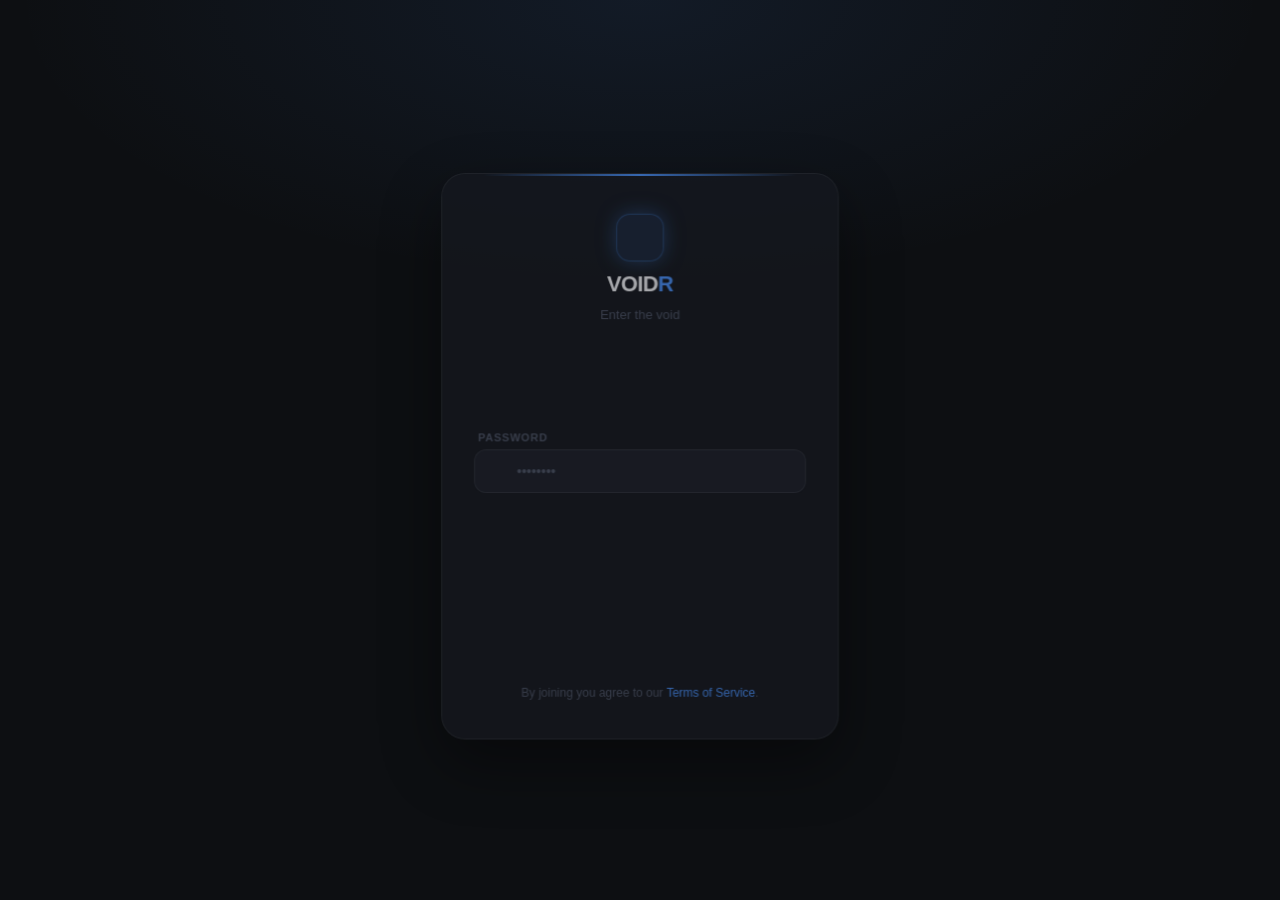
<file: index.html>
<!DOCTYPE html>
<html lang="en">
<head>
  <meta charset="UTF-8">
  <meta name="viewport" content="width=device-width, initial-scale=1.0, maximum-scale=1.0, user-scalable=yes">
  <title>VOIDR</title>
  <!-- Font Awesome + Google Font -->
  <link rel="stylesheet" href="https://cdnjs.cloudflare.com/ajax/libs/font-awesome/6.0.0-beta3/css/all.min.css">
  <link rel="preconnect" href="https://fonts.googleapis.com">
  <link rel="preconnect" href="https://fonts.gstatic.com" crossorigin>
  <link href="https://fonts.googleapis.com/css2?family=Sora:wght@400;500;600;700&family=DM+Sans:opsz,wght@9..40,400;9..40,500;9..40,600&display=swap" rel="stylesheet">
  <link rel="stylesheet" href="./style.css"/>

  <style>
    /* ── VOIDR Top Bar ── */
    .voidr-topbar {
      width: 100%;
      max-width: var(--max-w);
      margin: 0 auto;
      padding: var(--s-lg) var(--s-md) var(--s-sm);
      display: flex;
      align-items: center;
      justify-content: space-between;
    }

    .voidr-logo {
      display: flex;
      align-items: center;
      gap: 10px;
      text-decoration: none;
    }

    .voidr-logo-icon {
      width: 36px;
      height: 36px;
      background: var(--accent-soft);
      border: 1px solid rgba(74,143,245,0.3);
      border-radius: 10px;
      display: flex;
      align-items: center;
      justify-content: center;
      font-size: 16px;
      color: var(--accent);
      box-shadow: 0 0 14px var(--accent-glow);
      flex-shrink: 0;
    }

    .voidr-logo-text {
      font-family: var(--f-display);
      font-size: 22px;
      font-weight: 700;
      letter-spacing: -0.04em;
      color: var(--text-1);
      line-height: 1;
    }

    .voidr-logo-text span {
      color: var(--accent);
    }

    .voidr-tagline {
      font-size: var(--t-xs);
      color: var(--text-3);
      font-weight: 500;
      letter-spacing: 0.05em;
      text-transform: uppercase;
    }

    /* ── Feed section label ── */
    .feed-header {
      width: 100%;
      max-width: var(--max-w);
      margin: 0 auto var(--s-sm);
      padding: 0 var(--s-md);
      display: flex;
      align-items: center;
      gap: 10px;
    }

    .feed-header h2 {
      font-family: var(--f-display);
      font-size: var(--t-base);
      font-weight: 600;
      color: var(--text-3);
      text-transform: uppercase;
      letter-spacing: 0.07em;
      font-size: var(--t-xs);
    }

    .feed-header::after {
      content: '';
      flex: 1;
      height: 1px;
      background: var(--border);
    }

    /* hide the old #heading since we replaced it */
    #home_page > #heading { display: none; }
  </style>
</head>
<body>

<!-- ══════════════════════════════
     HOME PAGE
     ══════════════════════════════ -->
<div id="home_page" class="page active">

  <!-- VOIDR brand bar -->
  <div class="voidr-topbar">
    <div class="voidr-logo">
      <div class="voidr-logo-icon">
        <i class="fas fa-bolt"></i>
      </div>
      <div>
        <div class="voidr-logo-text">VOID<span>R</span></div>
        <div class="voidr-tagline">Enter the void</div>
      </div>
    </div>
  </div>

  <!-- Feed label -->
  <div class="feed-header">
    <h2>Latest Posts</h2>
  </div>

  <h2 id="heading">Latest Posts</h2>
  <div id="postsContainer"></div>
  <div id="userFoundContainer"></div>

</div>


<!-- ══════════════════════════════
     POST PAGE
     ══════════════════════════════ -->
<div id="post_page" class="page">
  <div id="make_post">
    <div id="back_btn_make_post">Back</div>
    <h2 id="heading">Make a Post</h2>
    <input type="text" id="post_title" placeholder="Enter your title">
    <textarea id="post_description" placeholder="Enter your description"></textarea>
    <button id="send_btn">Send</button>
  </div>
</div>


<!-- °══════════════════════════════
     PROFILE PAGE
     ══════════════════════════════ -->
<div id="profile_page" class="page">
  <div id="profileView">
    <div class="profile-header-bar">
      <div id="back_btn_profile">Back</div>
      <div id="hamburger"></div>
    </div>

    <div id="user_data"></div>

    <h3>My Posts</h3>
    <div id="user_posts"></div>

    <div id="edit_user_posts"></div>
  </div>
</div>


<!-- ══════════════════════════════
     OVERLAY
     ══════════════════════════════ -->
<div id="overlay" class="overlay hidden">
  <div id="overlayContent"></div>
</div>


<!-- ══════════════════════════════
     NAVBAR
     ══════════════════════════════ -->
<nav class="navbar">
  <ul class="nav-links" id="nav">

    <li data-page="home_page">
      <i class="fas fa-home"></i>
      <span>Home</span>
    </li>

    <li data-page="post_page">
      <i class="fas fa-plus-square"></i>
      <span>Post</span>
    </li>

    <li data-page="profile_page">
      <i class="fas fa-user"></i>
      <span>Profile</span>
    </li>

  </ul>
</nav>


<!-- ══════════════════════════════
     SCRIPTS
     ══════════════════════════════ -->
<script type="module">
  import { requireAuth } from "./script/auth.js";
  requireAuth();
</script>

<script type="module" src="./script/ui.js"></script>
<script type="module" src="./script/send_data.js"></script>
<script type="module" src="./script/get_user_data.js"></script>
<script type="module" src="./script/postsEvent.js"></script>
<script type="module" src="./script/eventListener.js"></script>
<script type="module" src="./script/postUI.js"></script>
<script type="module" src="./script/user_edit.js"></script>
<script type="module" src="./script/navRouter.js"></script>
<script type="module" src="./script/main.js"></script>
<script type="module" src="./script/backButtons.js"></script>
<script type="module" src="./script/update_delete.js"></script>
<script type="module" src="./script/find_user.js"></script>
<script type="module" src="./script/ui_feedback.js"></script>

</body>
</html>
</file>
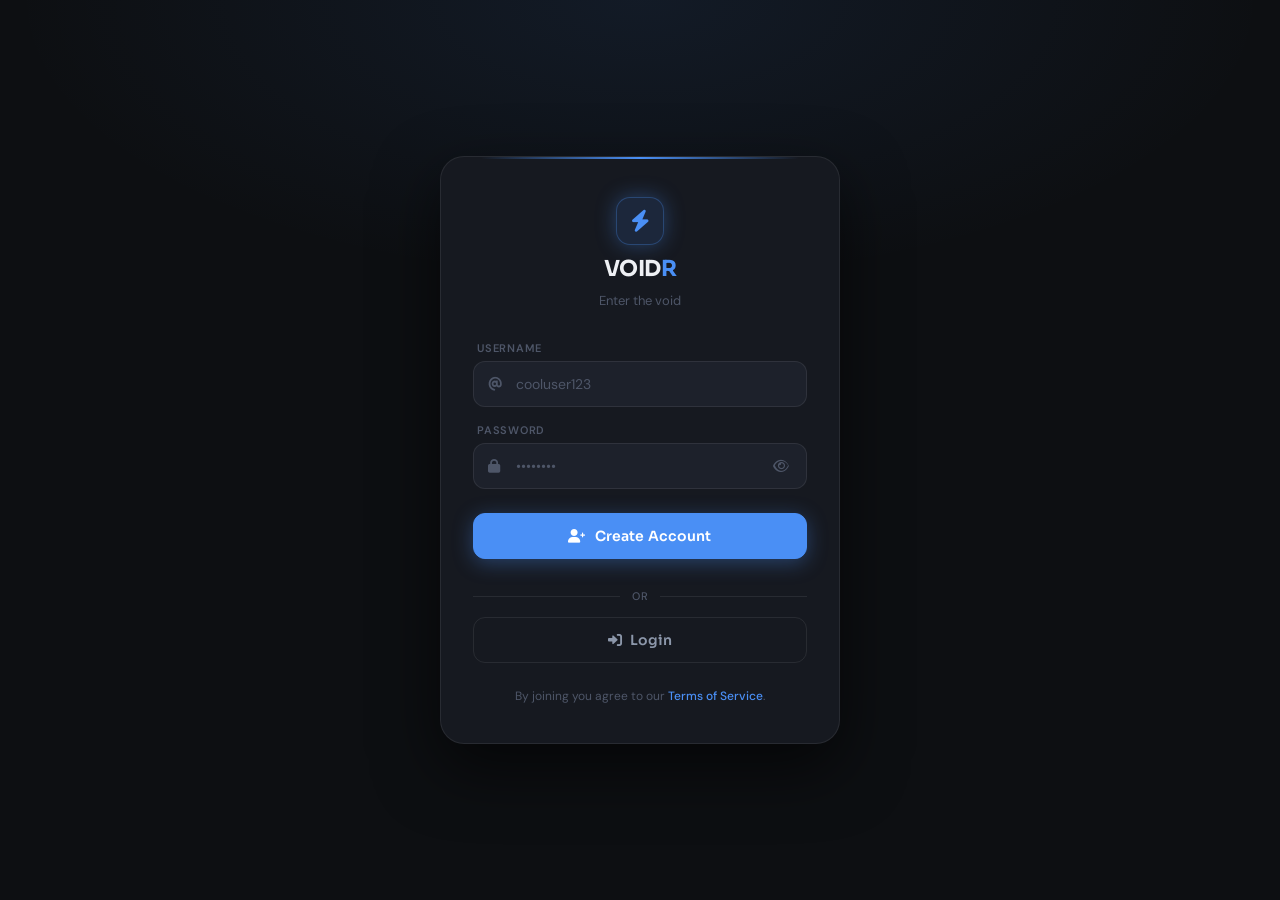
<file: templates/sign_up_page.html>
<!DOCTYPE html>
<html lang="en">
<head>
  <meta charset="UTF-8">
  <meta name="viewport" content="width=device-width, initial-scale=1.0, maximum-scale=1.0, user-scalable=yes">
  <title>VOIDR — Enter the Void</title>
  <link rel="stylesheet" href="https://cdnjs.cloudflare.com/ajax/libs/font-awesome/6.0.0-beta3/css/all.min.css">
  <link rel="preconnect" href="https://fonts.googleapis.com">
  <link rel="preconnect" href="https://fonts.gstatic.com" crossorigin>
  <link href="https://fonts.googleapis.com/css2?family=Sora:wght@400;500;600;700&family=DM+Sans:opsz,wght@9..40,400;9..40,500;9..40,600&display=swap" rel="stylesheet">

  <style>
    /* ── Variables (mirrors main app) ── */
    :root {
      --bg:           #0d0f12;
      --surface:      #161920;
      --surface-2:    #1d212b;
      --border:       rgba(255,255,255,0.08);
      --border-hover: rgba(255,255,255,0.18);

      --text-1: #eef0f4;
      --text-2: #8c97aa;
      --text-3: #4e5668;

      --accent:      #4a8ff5;
      --accent-soft: rgba(74,143,245,0.13);
      --accent-hi:   #6ba5ff;
      --accent-glow: rgba(74,143,245,0.35);

      --danger:      #ef4444;
      --danger-soft: rgba(239,68,68,0.11);

      --f-display: 'Sora', sans-serif;
      --f-body:    'DM Sans', sans-serif;

      --ease: cubic-bezier(0.22, 1, 0.36, 1);
    }

    *, *::before, *::after {
      margin: 0; padding: 0; box-sizing: border-box;
    }

    html { -webkit-font-smoothing: antialiased; }

    body {
      font-family: var(--f-body);
      background-color: var(--bg);
      /* same top glow as main app */
      background-image: radial-gradient(
        ellipse 70% 45% at 50% 0%,
        rgba(74,143,245,0.09) 0%,
        transparent 70%
      );
      color: var(--text-1);
      min-height: 100vh;
      display: flex;
      align-items: center;
      justify-content: center;
      padding: 24px 16px;
    }

    /* ── Card ── */
    .auth-card {
      width: 100%;
      max-width: 400px;
      background: var(--surface);
      border: 1px solid var(--border);
      border-radius: 24px;
      padding: 40px 32px 36px;
      box-shadow: 0 24px 64px rgba(0,0,0,0.6);
      animation: cardin 0.4s var(--ease);
      position: relative;
      overflow: hidden;
    }

    /* top accent line */
    .auth-card::before {
      content: '';
      position: absolute;
      top: 0; left: 10%; right: 10%;
      height: 2px;
      background: linear-gradient(90deg, transparent, var(--accent), transparent);
      border-radius: 0 0 2px 2px;
    }

    @keyframes cardin {
      from { opacity: 0; transform: translateY(20px) scale(0.98); }
      to   { opacity: 1; transform: translateY(0)    scale(1);    }
    }

    /* ── Logo / brand mark ── */
    .brand {
      display: flex;
      flex-direction: column;
      align-items: center;
      gap: 10px;
      margin-bottom: 32px;
    }

    .brand-icon {
      width: 48px;
      height: 48px;
      background: var(--accent-soft);
      border: 1px solid rgba(74,143,245,0.3);
      border-radius: 14px;
      display: flex;
      align-items: center;
      justify-content: center;
      font-size: 22px;
      color: var(--accent);
      box-shadow: 0 0 20px var(--accent-glow);
      animation: pulse 3s ease-in-out infinite;
    }

    @keyframes pulse {
      0%, 100% { box-shadow: 0 0 20px var(--accent-glow); }
      50%       { box-shadow: 0 0 32px rgba(74,143,245,0.55); }
    }

    .brand h2 {
      font-family: var(--f-display);
      font-size: 22px;
      font-weight: 700;
      letter-spacing: -0.03em;
      color: var(--text-1);
    }

    .brand p {
      font-size: 13px;
      color: var(--text-3);
      font-weight: 400;
    }

    /* ── Input groups ── */
    .input-group {
      display: flex;
      flex-direction: column;
      gap: 6px;
      margin-bottom: 16px;
    }

    .input-group label {
      font-size: 11px;
      font-weight: 600;
      color: var(--text-3);
      text-transform: uppercase;
      letter-spacing: 0.07em;
      padding-left: 4px;
    }

    .input-wrapper {
      position: relative;
      display: flex;
      align-items: center;
    }

    .input-wrapper i.input-icon {
      position: absolute;
      left: 15px;
      color: var(--text-3);
      font-size: 14px;
      pointer-events: none;
      transition: color 0.15s ease;
    }

    .input-wrapper input {
      width: 100%;
      padding: 13px 16px 13px 42px;
      background: var(--surface-2);
      border: 1px solid var(--border);
      border-radius: 12px;
      color: var(--text-1);
      font-family: var(--f-body);
      font-size: 14px;
      transition: border-color 0.15s ease, box-shadow 0.15s ease;
    }

    .input-wrapper input::placeholder { color: var(--text-3); }

    .input-wrapper input:focus {
      outline: none;
      border-color: var(--accent);
      box-shadow: 0 0 0 3px rgba(74,143,245,0.13);
    }

    /* focus moves the icon color too */
    .input-wrapper:focus-within i.input-icon {
      color: var(--accent);
    }

    /* password eye toggle */
    .toggle-password {
      position: absolute;
      right: 12px;
      background: transparent;
      border: none;
      color: var(--text-3);
      cursor: pointer;
      font-size: 14px;
      padding: 6px;
      display: flex;
      align-items: center;
      border-radius: 6px;
      transition: color 0.15s ease, background 0.15s ease;
    }

    .toggle-password:hover {
      color: var(--accent);
      background: var(--accent-soft);
    }

    /* ── Buttons ── */
    .button-group {
      display: flex;
      flex-direction: column;
      gap: 10px;
      margin-top: 24px;
    }

    .btn {
      width: 100%;
      padding: 13px 20px;
      border-radius: 12px;
      font-family: var(--f-display);
      font-size: 14px;
      font-weight: 600;
      letter-spacing: 0.01em;
      cursor: pointer;
      display: inline-flex;
      align-items: center;
      justify-content: center;
      gap: 8px;
      transition: all 0.2s var(--ease);
      border: 1px solid transparent;
    }

    .btn-signup {
      background: var(--accent);
      color: white;
      border-color: var(--accent);
      box-shadow: 0 4px 20px var(--accent-glow);
    }

    .btn-signup:hover {
      background: var(--accent-hi);
      box-shadow: 0 6px 28px rgba(74,143,245,0.5);
      transform: translateY(-1px);
    }

    .btn-signup:active { transform: translateY(0); }

    .btn-login {
      background: transparent;
      color: var(--text-2);
      border-color: var(--border);
    }

    .btn-login:hover {
      background: var(--surface-2);
      border-color: var(--border-hover);
      color: var(--text-1);
    }

    /* ── Divider ── */
    .divider {
      display: flex;
      align-items: center;
      gap: 12px;
      margin: 20px 0 4px;
    }

    .divider::before,
    .divider::after {
      content: '';
      flex: 1;
      height: 1px;
      background: var(--border);
    }

    .divider span {
      font-size: 11px;
      color: var(--text-3);
      font-weight: 500;
      letter-spacing: 0.05em;
      text-transform: uppercase;
    }

    /* ── Footer note ── */
    .footer-note {
      text-align: center;
      margin-top: 24px;
      font-size: 12px;
      color: var(--text-3);
      line-height: 1.6;
    }

    .footer-note a {
      color: var(--accent);
      text-decoration: none;
      font-weight: 500;
    }

    .footer-note a:hover { color: var(--accent-hi); }

    /* ── Input stagger animation ── */
    .input-group:nth-child(1) { animation: fieldin 0.4s 0.1s var(--ease) both; }
    .input-group:nth-child(2) { animation: fieldin 0.4s 0.2s var(--ease) both; }
    .button-group             { animation: fieldin 0.4s 0.3s var(--ease) both; }

    @keyframes fieldin {
      from { opacity: 0; transform: translateY(8px); }
      to   { opacity: 1; transform: translateY(0);   }
    }
  </style>
</head>
<body>

  <div class="auth-card">

    <div class="brand">
      <div class="brand-icon">
        <i class="fas fa-bolt"></i>
      </div>
      <h2>VOID<span style="color:var(--accent)">R</span></h2>
      <p>Enter the void</p>
    </div>

    <!-- Username -->
    <div class="input-group">
      <label>Username</label>
      <div class="input-wrapper">
        <i class="fas fa-at input-icon"></i>
        <input type="text" id="new_username" placeholder="cooluser123" autocomplete="username">
      </div>
    </div>

    <!-- Password -->
    <div class="input-group">
      <label>Password</label>
      <div class="input-wrapper">
        <i class="fas fa-lock input-icon"></i>
        <input type="password" id="new_password" placeholder="••••••••" autocomplete="current-password">
        <button class="toggle-password" id="togglePassword" type="button" aria-label="Toggle password">
          <i class="far fa-eye" id="eyeIcon"></i>
        </button>
      </div>
    </div>

    <div class="button-group">
      <button class="btn btn-signup" id="signup_btn">
        <i class="fas fa-user-plus"></i> Create Account
      </button>

      <div class="divider"><span>or</span></div>

      <button class="btn btn-login" id="login_btn">
        <i class="fas fa-sign-in-alt"></i> Login
      </button>
    </div>

    <div class="footer-note">
      By joining you agree to our <a href="#">Terms of Service</a>.
    </div>

  </div>

  <script type="module" src="../script/new_user.js"></script>

  <script>
    (function () {
      const passwordInput = document.getElementById('new_password');
      const toggleBtn     = document.getElementById('togglePassword');
      const eyeIcon       = document.getElementById('eyeIcon');

      if (toggleBtn && passwordInput) {
        toggleBtn.addEventListener('click', function () {
          const isHidden = passwordInput.getAttribute('type') === 'password';
          passwordInput.setAttribute('type', isHidden ? 'text' : 'password');
          eyeIcon.classList.toggle('fa-eye',      !isHidden);
          eyeIcon.classList.toggle('fa-eye-slash', isHidden);
        });
      }
    })();
  </script>

</body>
</html>
</file>
<file: style.css>
/* ======================================================
   FONTS
   ====================================================== */

@import url('https://fonts.googleapis.com/css2?family=Sora:wght@400;500;600;700&family=DM+Sans:opsz,wght@9..40,400;9..40,500;9..40,600&display=swap');


/* ======================================================
   VARIABLES
   ====================================================== */

:root {
  /* Surface */
  --bg:            #0d0f12;
  --surface:       #161920;
  --surface-2:     #1d212b;
  --surface-3:     #242830;

  /* Borders */
  --border:        rgba(255,255,255,0.08);
  --border-active: rgba(255,255,255,0.16);

  /* Text */
  --text-1: #eef0f4;
  --text-2: #8c97aa;
  --text-3: #4e5668;

  /* Accent */
  --accent:      #4a8ff5;
  --accent-soft: rgba(74,143,245,0.13);
  --accent-hi:   #6ba5ff;

  /* Reactions */
  --like:        #f97316;
  --like-soft:   rgba(249,115,22,0.12);
  --danger:      #ef4444;
  --danger-soft: rgba(239,68,68,0.11);

  /* Typography */
  --f-display: 'Sora', sans-serif;
  --f-body:    'DM Sans', sans-serif;

  /* Scale */
  --t-xs:   11px;
  --t-sm:   13px;
  --t-base: 15px;
  --t-lg:   17px;
  --t-xl:   20px;
  --t-2xl:  26px;

  /* Space */
  --s-xs:  4px;
  --s-sm:  8px;
  --s-md:  14px;
  --s-lg:  20px;
  --s-xl:  28px;
  --s-2xl: 44px;

  /* Radius */
  --r-sm:   6px;
  --r-md:   10px;
  --r-lg:   16px;
  --r-xl:   22px;
  --r-full: 9999px;

  /* Shadow */
  --sh-sm: 0 1px 4px rgba(0,0,0,0.5);
  --sh-md: 0 4px 24px rgba(0,0,0,0.55);
  --sh-lg: 0 12px 48px rgba(0,0,0,0.65);

  /* Layout */
  --max-w:    680px;
  --nav-h:    60px;

  /* Motion */
  --ease:  cubic-bezier(0.22, 1, 0.36, 1);
  --fast:  0.14s;
  --med:   0.24s;
}


/* ======================================================
   RESET
   ====================================================== */

*, *::before, *::after {
  margin: 0;
  padding: 0;
  box-sizing: border-box;
}

html {
  -webkit-font-smoothing: antialiased;
  -moz-osx-font-smoothing: grayscale;
}

/*
  ⚠️  NO display:flex on body.
  flex on body made all .page divs collapse to content-width (~84px).
  Plain block layout gives every child 100% width automatically.
*/
body {
  font-family: var(--f-body);
  font-size: var(--t-base);
  line-height: 1.6;
  color: var(--text-1);
  background-color: var(--bg);
  /* soft top glow */
  background-image: radial-gradient(
    ellipse 70% 40% at 50% 0%,
    rgba(74,143,245,0.07) 0%,
    transparent 70%
  );
  min-height: 100vh;
  /* room for fixed bottom nav on mobile */
  padding-bottom: var(--nav-h);
}

h1, h2, h3, h4, h5 {
  font-family: var(--f-display);
  font-weight: 600;
  letter-spacing: -0.025em;
  line-height: 1.25;
}

a { color: var(--accent); text-decoration: none; }

button, input, textarea, select {
  font-family: inherit;
  font-size: inherit;
}

::selection { background: var(--accent-soft); color: var(--accent-hi); }

/* scrollbar */
::-webkit-scrollbar       { width: 4px; }
::-webkit-scrollbar-track { background: transparent; }
::-webkit-scrollbar-thumb { background: var(--surface-3); border-radius: var(--r-full); }


/* ======================================================
   PAGES
   All .page divs are block — active one shows, rest hide.
   width:100% is explicit to guarantee full-viewport width.
   ====================================================== */

.page {
  display: none;
  width: 100%;
}

.page.active {
  display: block;
  width: 100%;
  animation: pagein var(--med) var(--ease);
}

@keyframes pagein {
  from { opacity: 0; transform: translateY(10px); }
  to   { opacity: 1; transform: translateY(0); }
}


/* ======================================================
   SHARED LAYOUT HELPERS
   ====================================================== */

/* Centered content column */
.inner {
  width: 100%;
  max-width: var(--max-w);
  margin-inline: auto;
  padding-inline: var(--s-md);
}

/* Page title (h2#heading used in home + post pages) */
#heading {
  display: block;
  width: 100%;
  max-width: var(--max-w);
  margin: var(--s-xl) auto var(--s-md);
  padding-inline: var(--s-md);
  font-family: var(--f-display);
  font-size: var(--t-xl);
  font-weight: 700;
  color: var(--text-1);
}

#heading::after {
  content: '';
  display: inline-block;
  width: 5px;
  height: 5px;
  margin-left: 7px;
  vertical-align: middle;
  border-radius: 50%;
  background: var(--accent);
  box-shadow: 0 0 8px var(--accent);
}


/* ======================================================
   HOME PAGE — POSTS FEED
   ====================================================== */

/*
  #postsContainer  — main feed (loadPosts fills this)
  #user_posts      — profile page feed (loadPosts fills this)
  #userFoundData   — find_user overlay feed (loadPosts fills this)

  All three need the same flex-column layout.
*/
#postsContainer,
#user_posts {
  display: flex;
  flex-direction: column;
  gap: 10px;
  width: 100%;
  max-width: var(--max-w);
  margin-inline: auto;
  padding: 0 var(--s-md) var(--s-2xl);
}

/* userFoundData lives inside the overlay — no extra side padding needed */
#userFoundData {
  display: flex;
  flex-direction: column;
  gap: 10px;
  width: 100%;
  margin-top: var(--s-md);
}

#userFoundContainer {
  width: 100%;
  max-width: var(--max-w);
  margin-inline: auto;
  padding-inline: var(--s-md);
}


/* ======================================================
   POST CARDS
   Generated by postUI.js createPost():

   <div class="post-container" data-id data-user-id>
     <div class="username">@name <i fa-circle-check></i></div>
     [<div class="edit_posts">Edit</div>]
     <div class="post-title">…</div>
     <div class="post-description">…</div>
     <div class="post-actions">
       <button class="likes-btn">…</button>
       <button class="dislikes-btn">…</button>
     </div>
     <div class="post-time">5h ago</div>
   </div>
   ====================================================== */

.post-container {
  /* Never shrink below full parent width */
  width: 100%;
  min-width: 0;

  display: flex;
  flex-direction: column;
  gap: var(--s-sm);

  background: var(--surface);
  border: 1px solid var(--border);
  border-radius: var(--r-lg);
  padding: var(--s-lg);
  box-shadow: var(--sh-sm);

  position: relative;
  /* overflow:hidden was here before — REMOVED.
     It was clipping content when the card was narrow. */
  cursor: pointer;
  transition:
    box-shadow var(--med) var(--ease),
    border-color var(--med) var(--ease),
    transform var(--med) var(--ease);
}

/* Left accent bar on hover */
.post-container::before {
  content: '';
  position: absolute;
  inset-block: 0;
  left: 0;
  width: 3px;
  background: var(--accent);
  border-radius: 0 2px 2px 0;
  transform: scaleY(0);
  transform-origin: center;
  transition: transform var(--med) var(--ease);
}

.post-container:hover {
  box-shadow: var(--sh-md);
  border-color: var(--border-active);
  transform: translateY(-1px);
}

.post-container:hover::before {
  transform: scaleY(1);
}

/* Username row */
.username {
  display: flex;
  align-items: center;
  gap: 6px;
  font-weight: 600;
  font-size: var(--t-sm);
  color: var(--text-2);
  cursor: pointer;
  /* prevent very long names breaking layout */
  overflow: hidden;
  text-overflow: ellipsis;
  white-space: nowrap;
}

.username:hover { color: var(--accent); }

.username i {
  flex-shrink: 0;
  font-size: 11px;
  color: var(--accent);
  background: var(--accent-soft);
  width: 17px;
  height: 17px;
  border-radius: 50%;
  display: flex;
  align-items: center;
  justify-content: center;
}

/* Edit button — inside post card, only on my-posts view */
.edit_posts {
  align-self: flex-start;
  padding: 3px 11px;
  font-size: var(--t-xs);
  font-weight: 600;
  border-radius: var(--r-full);
  border: 1px solid var(--border);
  background: transparent;
  color: var(--text-2);
  cursor: pointer;
  transition: all var(--fast) ease;
  letter-spacing: 0.01em;
}

.edit_posts:hover {
  background: var(--accent-soft);
  border-color: var(--accent);
  color: var(--accent);
}

/* Post title */
.post-title {
  font-family: var(--f-display);
  font-size: var(--t-lg);
  font-weight: 600;
  color: var(--text-1);
  letter-spacing: -0.02em;
  line-height: 1.35;
  /* allow long words to wrap, never overflow */
  word-break: break-word;
  overflow-wrap: break-word;
}

/* Post description — FULL text, no clamp/clip */
.post-description {
  font-size: var(--t-sm);
  color: var(--text-2);
  line-height: 1.7;
  word-break: break-word;
  overflow-wrap: break-word;
  white-space: pre-wrap;
}

/* Action row */
.post-actions {
  display: flex;
  align-items: center;
  gap: var(--s-sm);
  flex-wrap: wrap;
  padding-top: var(--s-md);
  margin-top: var(--s-xs);
  border-top: 1px solid var(--border);
}

/* Timestamp — generated by timeAgo() */
.post-time {
  font-size: var(--t-xs);
  color: var(--text-3);
  letter-spacing: 0.01em;
}

/* No data state */
.dataInfo {
  text-align: center;
  color: var(--text-3);
  font-size: var(--t-sm);
  padding: var(--s-2xl) 0;
}


/* ======================================================
   BUTTONS — reaction + action
   ====================================================== */

.likes-btn,
.dislikes-btn {
  display: inline-flex;
  align-items: center;
  gap: 5px;
  padding: 5px 13px;
  font-family: var(--f-body);
  font-size: var(--t-xs);
  font-weight: 600;
  border-radius: var(--r-full);
  border: 1px solid var(--border);
  background: transparent;
  color: var(--text-2);
  cursor: pointer;
  transition: all var(--fast) var(--ease);
  white-space: nowrap;
  letter-spacing: 0.01em;
}

.likes-btn:hover {
  background: var(--like-soft);
  border-color: var(--like);
  color: var(--like);
}

.dislikes-btn:hover {
  background: var(--danger-soft);
  border-color: var(--danger);
  color: var(--danger);
}

.likes-btn:active,
.dislikes-btn:active {
  transform: scale(0.94);
}

/* Active toggled state (set by postsEvent.js) */
.likes-btn.active {
  background: var(--like-soft);
  border-color: var(--like);
  color: var(--like);
}

.dislikes-btn.active {
  background: var(--danger-soft);
  border-color: var(--danger);
  color: var(--danger);
}


/* ======================================================
   NAVBAR
   Bottom on mobile, top on tablet+
   ====================================================== */

.navbar {
  position: fixed;
  bottom: 0;
  left: 0;
  width: 100%;
  height: var(--nav-h);
  background: rgba(13,15,18,0.88);
  backdrop-filter: blur(24px) saturate(160%);
  -webkit-backdrop-filter: blur(24px) saturate(160%);
  border-top: 1px solid var(--border);
  z-index: 200;
}

.nav-links {
  display: flex;
  justify-content: space-around;
  align-items: center;
  height: 100%;
  max-width: var(--max-w);
  margin-inline: auto;
  padding-inline: var(--s-sm);
  list-style: none;
  gap: var(--s-xs);
}

.nav-links li {
  flex: 1;
  display: flex;
  flex-direction: column;
  align-items: center;
  justify-content: center;
  gap: 3px;
  padding: 7px 0;
  font-size: var(--t-xs);
  font-weight: 500;
  color: var(--text-3);
  cursor: pointer;
  border-radius: var(--r-md);
  transition: color var(--fast) ease;
  position: relative;
  letter-spacing: 0.01em;
}

.nav-links li i {
  font-size: 18px;
  transition: transform var(--med) var(--ease);
}

.nav-links li:hover i {
  transform: translateY(-2px);
}

.nav-links li.active,
.nav-links li:hover {
  color: var(--accent);
}

/* Active dot indicator */
.nav-links li.active::after {
  content: '';
  position: absolute;
  top: 5px;
  width: 4px;
  height: 4px;
  background: var(--accent);
  border-radius: 50%;
  box-shadow: 0 0 6px var(--accent);
  animation: dotpop var(--med) var(--ease);
}

@keyframes dotpop {
  from { transform: scale(0); opacity: 0; }
  to   { transform: scale(1); opacity: 1; }
}

/* Post nav item — filled icon pill */
.nav-links li[data-page="post_page"] i {
  background: var(--accent);
  color: #fff;
  padding: 7px;
  border-radius: var(--r-md);
  font-size: 14px;
  box-shadow: 0 2px 10px rgba(74,143,245,0.35);
  transition: all var(--med) var(--ease);
}

.nav-links li[data-page="post_page"]:hover i,
.nav-links li[data-page="post_page"].active i {
  background: var(--accent-hi);
  box-shadow: 0 4px 18px rgba(74,143,245,0.5);
  transform: translateY(-2px) scale(1.06);
}

.nav-links li[data-page="post_page"].active::after,
.nav-links li[data-page="post_page"]:hover::after {
  display: none;
}

.nav-links li[data-page="post_page"].active,
.nav-links li[data-page="post_page"]:hover {
  color: var(--text-2);
}


/* ======================================================
   MAKE POST PAGE
   ====================================================== */

#make_post {
  display: flex;
  flex-direction: column;
  gap: var(--s-md);
  width: 100%;
  max-width: var(--max-w);
  margin-inline: auto;
  padding: var(--s-lg) var(--s-md) var(--s-2xl);
}

/* Back button */
#back_btn_make_post,
#back_btn_profile {
  display: inline-flex;
  align-items: center;
  gap: 6px;
  font-size: var(--t-sm);
  font-weight: 500;
  color: var(--text-2);
  cursor: pointer;
  padding: 4px 0;
  transition: color var(--fast) ease;
  width: fit-content;
}

#back_btn_make_post::before,
#back_btn_profile::before {
  content: '←';
  font-size: 15px;
  display: inline-block;
  transition: transform var(--fast) var(--ease);
}

#back_btn_make_post:hover,
#back_btn_profile:hover {
  color: var(--accent);
}

#back_btn_make_post:hover::before,
#back_btn_profile:hover::before {
  transform: translateX(-3px);
}

/* Form inputs */
#post_title,
#post_description {
  display: block;
  width: 100%;
  padding: 13px 16px;
  background: var(--surface);
  border: 1px solid var(--border);
  border-radius: var(--r-md);
  color: var(--text-1);
  font-size: var(--t-sm);
  line-height: 1.6;
  transition: border-color var(--fast) ease, box-shadow var(--fast) ease;
  resize: none;
}

#post_title::placeholder,
#post_description::placeholder {
  color: var(--text-3);
}

#post_description {
  min-height: 150px;
}

#post_title:focus,
#post_description:focus {
  outline: none;
  border-color: var(--accent);
  box-shadow: 0 0 0 3px rgba(74,143,245,0.13);
}

/* Send button */
#send_btn {
  width: 100%;
  padding: 13px;
  border: none;
  border-radius: var(--r-md);
  background: var(--accent);
  color: #fff;
  font-family: var(--f-display);
  font-size: var(--t-sm);
  font-weight: 600;
  letter-spacing: 0.01em;
  cursor: pointer;
  box-shadow: 0 2px 16px rgba(74,143,245,0.35);
  transition: all var(--med) var(--ease);
}

#send_btn:hover {
  background: var(--accent-hi);
  box-shadow: 0 4px 24px rgba(74,143,245,0.5);
  transform: translateY(-1px);
}

#send_btn:active { transform: translateY(0); }


/* ======================================================
   PROFILE PAGE
   
   #user_data populated by get_user_data.js create_element():
     <div class="user_pic_class"></div>   ← div, not img
     <div class="user_bio_class">
       <div id="logout">Logout</div>
     </div>
   ====================================================== */

#profileView {
  width: 100%;
  max-width: var(--max-w);
  margin-inline: auto;
  padding: var(--s-lg) var(--s-md) var(--s-2xl);
}

.profile-header-bar {
  display: flex;
  justify-content: space-between;
  align-items: center;
  padding-bottom: var(--s-lg);
  margin-bottom: var(--s-lg);
  border-bottom: 1px solid var(--border);
}

#user_data {
  display: flex;
  flex-direction: column;
  align-items: center;
  gap: var(--s-md);
  padding: var(--s-xl) 0;
  margin-bottom: var(--s-xl);
  text-align: center;
}

/* Avatar — div acting as placeholder circle */
.user_pic_class {
  width: 84px;
  height: 84px;
  border-radius: 50%;
  background: var(--surface-3);
  border: 2px solid var(--border-active);
  flex-shrink: 0;
  /* ring effect */
  box-shadow: 0 0 0 4px var(--bg), 0 0 0 6px rgba(74,143,245,0.22);
  /* if it ever contains an image */
  overflow: hidden;
  display: flex;
  align-items: center;
  justify-content: center;
}

.user_pic_class img {
  width: 100%;
  height: 100%;
  object-fit: cover;
  border-radius: 50%;
}

/* Bio area — contains username text + logout */
.user_bio_class {
  font-size: var(--t-sm);
  color: var(--text-2);
  line-height: 1.7;
  display: flex;
  flex-direction: column;
  align-items: center;
  gap: var(--s-md);
}

/* Logout button — injected inside .user_bio_class */
#logout {
  display: inline-flex;
  align-items: center;
  gap: 6px;
  padding: 8px 20px;
  font-size: var(--t-sm);
  font-weight: 600;
  border-radius: var(--r-full);
  border: 1px solid var(--border);
  background: transparent;
  color: var(--text-2);
  cursor: pointer;
  transition: all var(--fast) ease;
}

#logout:hover {
  background: var(--danger-soft);
  border-color: var(--danger);
  color: var(--danger);
}

/* Username in profile view */
.profile_username {
  font-family: var(--f-display);
  font-size: var(--t-xl);
  font-weight: 700;
  color: var(--text-1);
  letter-spacing: -0.03em;
}

/* Section label */
#profileView h3 {
  font-family: var(--f-body);
  font-size: var(--t-xs);
  font-weight: 600;
  color: var(--text-3);
  text-transform: uppercase;
  letter-spacing: 0.08em;
  margin-bottom: var(--s-md);
}

/* Hamburger */
#hamburger {
  display: flex;
  flex-direction: column;
  justify-content: center;
  gap: 5px;
  width: 34px;
  height: 34px;
  padding: 5px;
  border-radius: var(--r-sm);
  cursor: pointer;
  transition: background var(--fast) ease;
}

#hamburger:hover { background: var(--surface-2); }

#hamburger::before,
#hamburger::after {
  content: '';
  display: block;
  width: 100%;
  height: 2px;
  background: var(--text-2);
  border-radius: 2px;
}


/* ======================================================
   OVERLAY
   Used in TWO ways by two different JS files:

   1. user_edit.js  → overlay.innerHTML = pageHTML
      Content is direct children of #overlay:
        .back_btn / input#post_title / textarea#post_description
        #delete_post / #update_post

   2. find_user.js  → openOverlay(html) → #overlayContent.innerHTML
      Content is inside #overlayContent:
        .back_btn / .username / .user_pic_class / #userFoundData

   Both cases: #overlay gets padding so content isn't flush to edge.
   ====================================================== */

.overlay {
  position: fixed;
  inset: 0;
  width: 100%;
  height: 100%;
  background: var(--bg);
  z-index: 300;
  overflow-y: auto;
}

.hidden { display: none !important; }

/* Case 2: find_user puts content here */
#overlayContent {
  width: 100%;
  max-width: var(--max-w);
  margin-inline: auto;
  padding: var(--s-lg) var(--s-md);
  display: flex;
  flex-direction: column;
  gap: var(--s-md);
  box-sizing: border-box;
}

/* Case 1: user_edit.js drops these directly into #overlay */
/* Give the overlay itself padding when used in case 1 */
#overlay:not(:has(#overlayContent)) {
  padding: var(--s-lg) var(--s-md);
}

#overlay > input,
#overlay > textarea {
  display: block;
  width: 100%;
  max-width: var(--max-w);
  margin-inline: auto;
  margin-bottom: var(--s-md);
  padding: 13px 16px;
  background: var(--surface);
  border: 1px solid var(--border);
  border-radius: var(--r-md);
  color: var(--text-1);
  font-size: var(--t-sm);
  line-height: 1.6;
  resize: none;
  transition: border-color var(--fast) ease, box-shadow var(--fast) ease;
}

#overlay > textarea {
  min-height: 150px;
}

#overlay > input:focus,
#overlay > textarea:focus {
  outline: none;
  border-color: var(--accent);
  box-shadow: 0 0 0 3px rgba(74,143,245,0.13);
}

/* .back_btn — used in both overlay cases + find_user profile view */
.back_btn {
  display: inline-flex;
  align-items: center;
  gap: 6px;
  font-size: var(--t-sm);
  font-weight: 500;
  color: var(--text-2);
  cursor: pointer;
  padding: 4px 0;
  margin-bottom: var(--s-sm);
  width: fit-content;
  transition: color var(--fast) ease;
}

.back_btn::before {
  content: '←';
  font-size: 15px;
  display: inline-block;
  transition: transform var(--fast) var(--ease);
}

.back_btn:hover { color: var(--accent); }
.back_btn:hover::before { transform: translateX(-3px); }

/* Update + Delete buttons (user_edit.js, direct children of #overlay) */
#update_post,
#delete_post {
  display: block;
  width: 100%;
  max-width: var(--max-w);
  margin-inline: auto;
  margin-top: var(--s-sm);
  padding: 12px;
  border-radius: var(--r-md);
  border: 1px solid var(--border);
  background: transparent;
  color: var(--text-2);
  font-size: var(--t-sm);
  font-weight: 600;
  cursor: pointer;
  transition: all var(--fast) ease;
  text-align: center;
}

#update_post:hover {
  background: var(--accent-soft);
  border-color: var(--accent);
  color: var(--accent);
}

#delete_post:hover {
  background: var(--danger-soft);
  border-color: var(--danger);
  color: var(--danger);
}


/* ======================================================
   RESPONSIVE — tablet 640px+
   Navbar moves to top
   ====================================================== */

@media (min-width: 640px) {

  body {
    padding-bottom: 0;
    padding-top: var(--nav-h);
  }

  .navbar {
    top: 0;
    bottom: auto;
    border-top: none;
    border-bottom: 1px solid var(--border);
  }

  .nav-links li {
    flex-direction: row;
    gap: 7px;
    font-size: var(--t-sm);
    font-weight: 500;
    padding: 10px 14px;
    max-width: 130px;
    border-radius: var(--r-full);
  }

  .nav-links li:hover      { background: var(--surface); }
  .nav-links li.active     { background: var(--accent-soft); }
  .nav-links li.active::after { display: none; }

  .nav-links li[data-page="post_page"]:hover,
  .nav-links li[data-page="post_page"].active {
    color: var(--accent);
    background: var(--accent-soft);
  }

  .post-container {
    border-radius: var(--r-xl);
    padding: var(--s-xl);
  }

  #user_data {
    flex-direction: row;
    align-items: flex-start;
    text-align: left;
  }

  .user_bio_class { align-items: flex-start; }

}


/* ======================================================
   RESPONSIVE — desktop 900px+
   ====================================================== */

@media (min-width: 900px) {
  :root { --max-w: 740px; }
  .post-title { font-size: var(--t-xl); }
}


/* ======================================================
   SKELETON LOADER
   ====================================================== */

.post-skeleton {
  width: 100%;
  background: var(--surface);
  border: 1px solid var(--border);
  border-radius: var(--r-lg);
  padding: var(--s-lg);
  display: flex;
  flex-direction: column;
  gap: 10px;
}

.sk-line {
  border-radius: var(--r-sm);
  background: linear-gradient(
    90deg,
    var(--surface-2) 25%,
    var(--surface-3) 50%,
    var(--surface-2) 75%
  );
  background-size: 200% 100%;
  animation: shimmer 1.4s infinite linear;
}

@keyframes shimmer {
  from { background-position: 200% 0; }
  to   { background-position: -200% 0; }
}

.sk-username  { height: 12px; width: 30%; }
.sk-title     { height: 16px; width: 85%; }
.sk-title-short { width: 55%; }
.sk-desc      { height: 11px; width: 100%; }
.sk-desc-short { width: 70%; }

.sk-actions {
  display: flex;
  gap: 8px;
  margin-top: 4px;
  padding-top: var(--s-md);
  border-top: 1px solid var(--border);
}

.sk-btn { height: 26px; width: 64px; border-radius: var(--r-full); }


/* ======================================================
   ERROR STATE
   ====================================================== */

.posts-error {
  display: flex;
  flex-direction: column;
  align-items: center;
  gap: var(--s-md);
  padding: var(--s-2xl) var(--s-lg);
  text-align: center;
}

.posts-error-icon {
  width: 52px;
  height: 52px;
  background: var(--danger-soft);
  border: 1px solid rgba(239,68,68,0.2);
  border-radius: 16px;
  display: flex;
  align-items: center;
  justify-content: center;
  font-size: 22px;
  color: var(--danger);
}

.posts-error-title {
  font-family: var(--f-display);
  font-size: var(--t-base);
  font-weight: 600;
  color: var(--text-1);
}

.posts-error-msg {
  font-size: var(--t-sm);
  color: var(--text-3);
}

.posts-error-retry {
  display: inline-flex;
  align-items: center;
  gap: 6px;
  padding: 8px 20px;
  border-radius: var(--r-full);
  border: 1px solid var(--border);
  background: transparent;
  color: var(--text-2);
  font-family: var(--f-body);
  font-size: var(--t-sm);
  font-weight: 500;
  cursor: pointer;
  transition: all var(--fast) ease;
  margin-top: var(--s-sm);
}

.posts-error-retry:hover {
  background: var(--danger-soft);
  border-color: var(--danger);
  color: var(--danger);
}


/* ======================================================
   EMPTY STATE
   ====================================================== */

.posts-empty {
  display: flex;
  flex-direction: column;
  align-items: center;
  gap: var(--s-md);
  padding: var(--s-2xl) var(--s-lg);
  text-align: center;
}

.posts-empty-icon {
  width: 52px;
  height: 52px;
  background: var(--accent-soft);
  border: 1px solid rgba(74,143,245,0.2);
  border-radius: 16px;
  display: flex;
  align-items: center;
  justify-content: center;
  font-size: 22px;
  color: var(--accent);
  animation: floaty 3s ease-in-out infinite;
}

@keyframes floaty {
  0%, 100% { transform: translateY(0);   }
  50%       { transform: translateY(-5px); }
}

.posts-empty-title {
  font-family: var(--f-display);
  font-size: var(--t-base);
  font-weight: 600;
  color: var(--text-1);
}

.posts-empty-msg {
  font-size: var(--t-sm);
  color: var(--text-3);
  max-width: 220px;
}


/* ======================================================
   USER PROFILE LOADING (find_user overlay)
   ====================================================== */

.user-profile-loading {
  display: flex;
  align-items: center;
  justify-content: center;
  gap: var(--s-md);
  padding: var(--s-2xl) 0;
  color: var(--text-3);
}
</file>
